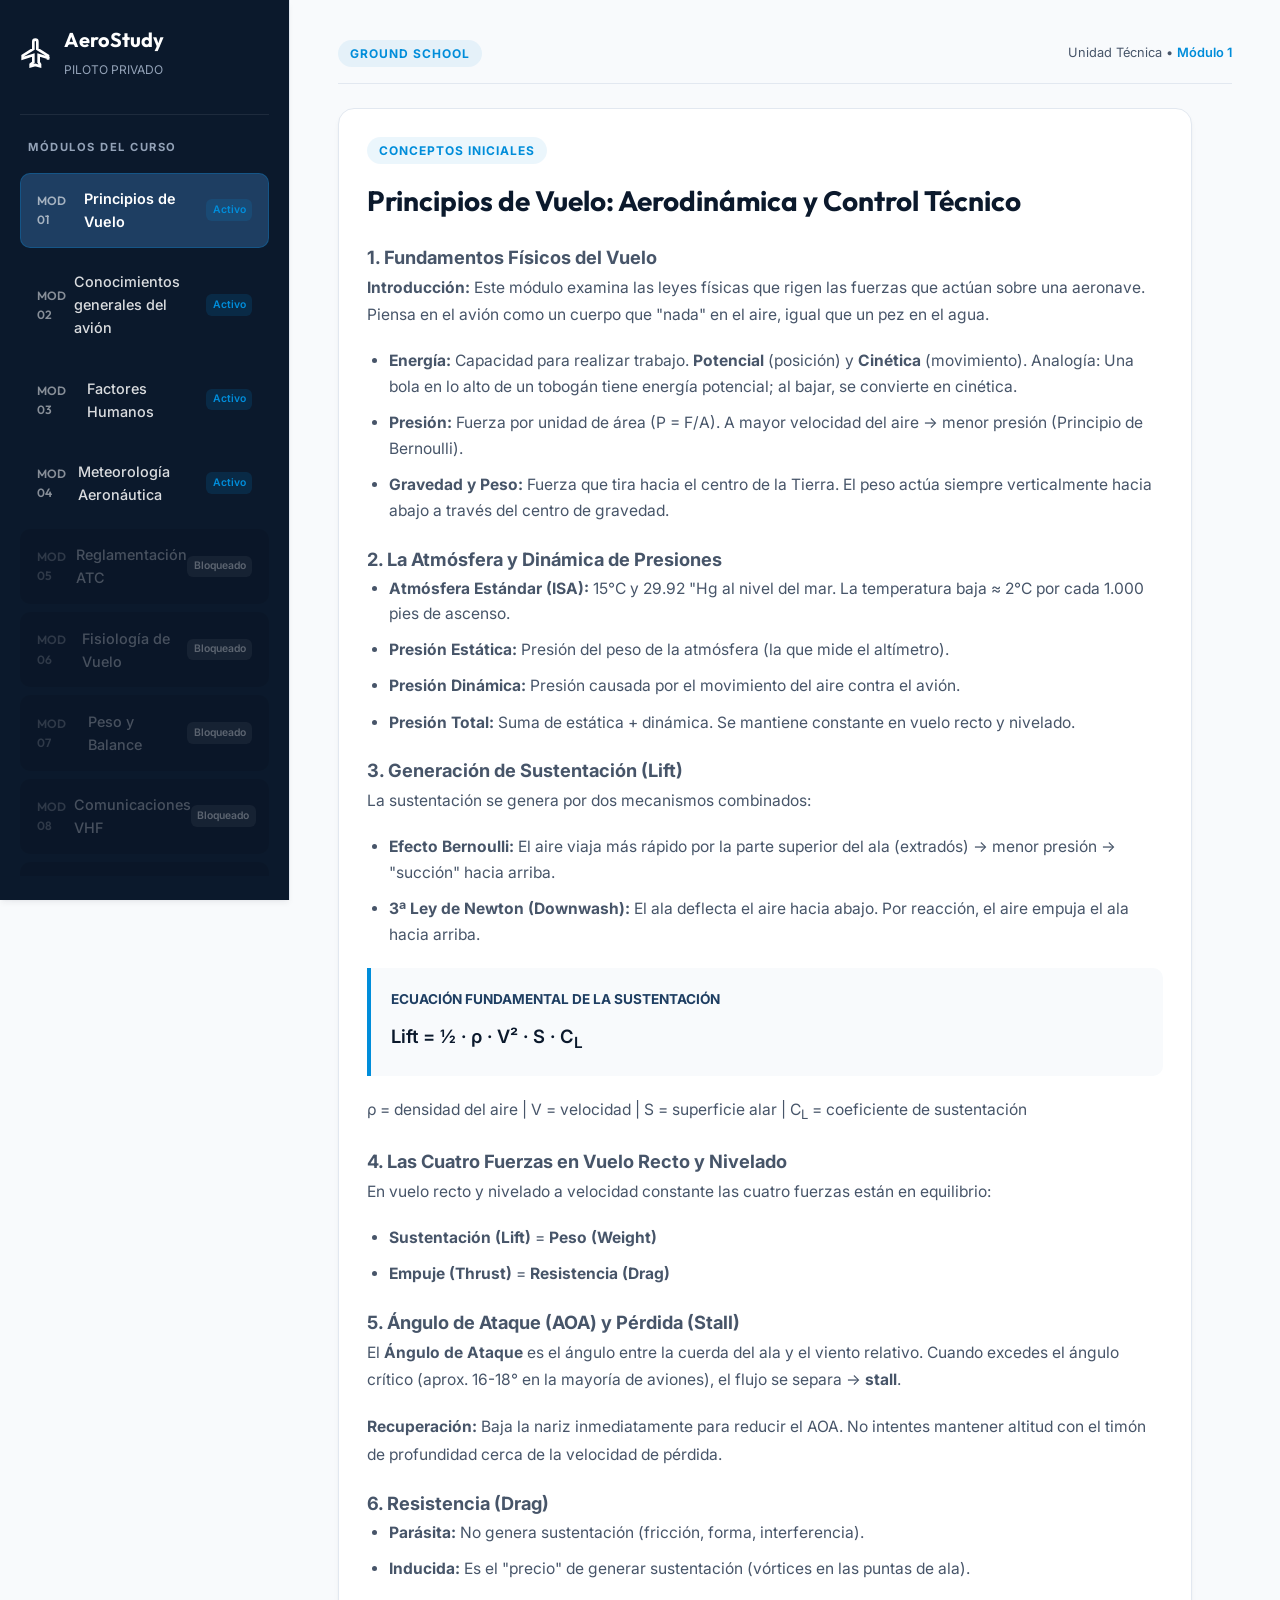
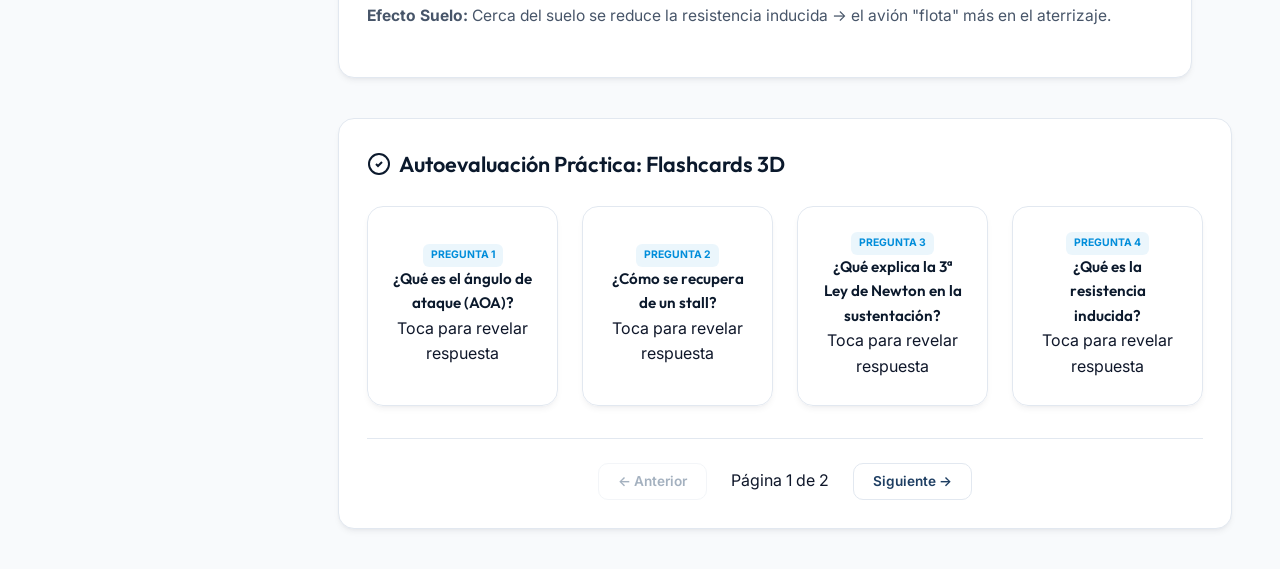
<file: pilotoPrivado.html>
<!DOCTYPE html>
<html lang="es">
<head>
    <meta charset="UTF-8">
    <meta name="viewport" content="width=device-width, initial-scale=1.0">
    <title>AeroStudy • Módulo 1 - Principios de Vuelo</title>
    <style>
        /* ==========================================================================
           SISTEMA DE DISEÑO & ESTILOS: ESTUDIO TÉCNICO DE AVIACIÓN (PILOTO PRIVADO)
           ========================================================================== */

        @import url('https://fonts.googleapis.com/css2?family=Inter:wght@300;400;500;600;700&family=Outfit:wght@400;500;600;700&display=swap');

        :root {
            --color-navy-dark: #0B192C;
            --color-navy-medium: #1E3E62;
            --color-aviation-blue: #008DDA;
            --color-gold-instrument: #E2B201;
            --color-gold-light: #FFFBEB;
            --color-success: #10B981;
            --color-success-light: #ECFDF5;
            --color-error: #EF4444;
            --color-error-light: #FEF2F2;
            --bg-primary: #FFFFFF;
            --bg-secondary: #F8FAFC;
            --bg-tertiary: #F1F5F9;
            --text-primary: #0F172A;
            --text-secondary: #475569;
            --text-muted: #94A3B8;
            --border-color: #E2E8F0;
            --sidebar-width: 290px;
            --header-height: 64px;
            --radius-lg: 16px;
            --radius-md: 10px;
            --radius-sm: 6px;
            --shadow-sm: 0 1px 2px 0 rgba(0, 0, 0, 0.05);
            --shadow-md: 0 4px 6px -1px rgba(15, 23, 42, 0.05), 0 2px 4px -2px rgba(15, 23, 42, 0.05);
            --shadow-lg: 0 10px 15px -3px rgba(15, 23, 42, 0.06), 0 4px 6px -4px rgba(15, 23, 42, 0.06);
            --transition-smooth: 0.3s cubic-bezier(0.4, 0, 0.2, 1);
            --transition-spring: 0.4s cubic-bezier(0.175, 0.885, 0.32, 1.275);
        }

        *, *::before, *::after { box-sizing: border-box; margin: 0; padding: 0; }
        html { scroll-behavior: smooth; }
        body {
            font-family: 'Inter', system-ui, sans-serif;
            background-color: var(--bg-secondary);
            color: var(--text-primary);
            line-height: 1.6;
            overflow-x: hidden;
        }
        button, input { font-family: inherit; }

        .app-container { display: flex; flex-direction: column; min-height: 100vh; }

        .app-header {
            display: flex; align-items: center; justify-content: space-between;
            height: var(--header-height); background-color: var(--color-navy-dark);
            color: #fff; padding: 0 1.25rem; position: fixed; top: 0; left: 0; right: 0; z-index: 100;
        }
        .brand-title { font-family: 'Outfit', sans-serif; font-size: 1.15rem; font-weight: 600; display: flex; align-items: center; gap: 0.5rem; }
        .brand-title span { color: var(--color-aviation-blue); }

        .menu-toggle { display: flex; flex-direction: column; justify-content: space-between; width: 28px; height: 20px; cursor: pointer; background: transparent; border: none; }
        .menu-toggle span { display: block; width: 100%; height: 2.5px; background: #fff; border-radius: 4px; transition: var(--transition-smooth); }
        .menu-toggle.open span:nth-child(1) { transform: translateY(8px) rotate(45deg); }
        .menu-toggle.open span:nth-child(2) { opacity: 0; }
        .menu-toggle.open span:nth-child(3) { transform: translateY(-9px) rotate(-45deg); }

        .sidebar {
            position: fixed; top: 0; left: -100%; width: var(--sidebar-width);
            height: 100vh; background: var(--color-navy-dark); color: #fff;
            display: flex; flex-direction: column; z-index: 200; transition: left 0.3s ease;
            padding: 1.5rem 1.25rem;
            box-shadow: 4px 0 20px rgba(0,0,0,0.3);
        }
        .sidebar.open { left: 0; }
        .sidebar-header { display: flex; align-items: center; gap: 0.75rem; padding-bottom: 2rem; border-bottom: 1px solid rgba(255,255,255,0.08); }
        .sidebar-brand-name { font-family: 'Outfit', sans-serif; font-size: 1.25rem; font-weight: 700; }
        .sidebar-brand-sub { font-size: 0.75rem; color: var(--text-muted); text-transform: uppercase; }

        .sidebar-nav { 
            flex-grow: 1; 
            overflow-y: auto; 
            margin-top: 1.5rem;
            scrollbar-width: none;           /* Firefox */
            -ms-overflow-style: none;        /* IE y Edge */
        }
        .sidebar-nav::-webkit-scrollbar {
            display: none;                   /* Chrome, Safari, Opera */
        }
        .sidebar-nav-title { font-size: 0.7rem; font-weight: 700; text-transform: uppercase; letter-spacing: 1.5px; color: var(--text-muted); margin-bottom: 1rem; padding-left: 0.5rem; }

        .modules-list { list-style: none; display: flex; flex-direction: column; gap: 0.5rem; }
        .module-item {
            display: flex; align-items: center; justify-content: space-between;
            padding: 0.85rem 1rem; border-radius: var(--radius-md); font-size: 0.9rem; font-weight: 500;
            transition: var(--transition-smooth); border: 1px solid transparent;
        }
        .module-item.active-module { cursor: pointer; color: rgba(255,255,255,0.85); }
        .module-item.active-module:hover { background: rgba(255,255,255,0.05); color: #fff; transform: translateX(3px); }
        .module-item.current-selection { background: var(--color-navy-medium); border-color: rgba(0,141,218,0.3); color: #fff; font-weight: 600; }
        .module-item.disabled-module { color: rgba(255,255,255,0.25); cursor: not-allowed; background: rgba(0,0,0,0.1); }

        .module-meta { display: flex; align-items: center; gap: 0.5rem; }
        .module-number { font-size: 0.75rem; opacity: 0.6; font-family: 'Outfit', sans-serif; font-weight: 600; }
        .module-status-badge { font-size: 0.65rem; padding: 0.15rem 0.4rem; border-radius: var(--radius-sm); font-weight: 600; }
        .status-active { background: rgba(0,141,218,0.15); color: var(--color-aviation-blue); }
        .status-disabled { background: rgba(255,255,255,0.05); color: rgba(255,255,255,0.3); }

        .sidebar-overlay {
            position: fixed; top: 0; left: 0; width: 100vw; height: 100vh;
            background: rgba(11,25,44,0.5); backdrop-filter: blur(4px); z-index: 80;
            opacity: 0; visibility: hidden; transition: var(--transition-smooth);
        }
        .sidebar-overlay.visible { opacity: 1; visibility: visible; }

        .main-content {
            flex-grow: 1; margin-top: var(--header-height); padding: 1.5rem 1rem;
            display: flex; flex-direction: column; gap: 1.5rem;
        }

        .study-grid { 
            display: grid; 
            grid-template-columns: 1fr; 
            gap: 1.5rem; 
            width: 100%; 
        }

        /* En móvil y tablet: contenido principal a todo el ancho */
        .instructor-column {
            width: 100%;
        }
        /* Doctrinal column removed as requested */

        .content-card {
            background: var(--bg-primary); border-radius: var(--radius-lg);
            border: 1px solid var(--border-color); padding: 1.75rem; box-shadow: var(--shadow-md);
        }

        .module-content-header { display: flex; align-items: center; gap: 0.75rem; margin-bottom: 1.25rem; }
        .category-tag {
            font-size: 0.75rem; font-weight: 700; text-transform: uppercase; letter-spacing: 1px;
            color: var(--color-aviation-blue); background: rgba(0,141,218,0.08);
            padding: 0.25rem 0.75rem; border-radius: 50px;
        }
        .doc-tag {
            font-size: 0.75rem; font-weight: 700; text-transform: uppercase; letter-spacing: 1px;
            color: var(--color-gold-instrument); background: rgba(226,178,1,0.08);
            padding: 0.25rem 0.75rem; border-radius: 50px;
        }

        .module-title { font-family: 'Outfit', sans-serif; font-size: 1.75rem; color: var(--color-navy-dark); font-weight: 700; line-height: 1.2; }

        .technical-text { color: var(--text-secondary); font-size: 0.975rem; line-height: 1.75; }
        .technical-text p { margin-bottom: 1.25rem; }
        .technical-text ul { padding-left: 1.4rem; margin-bottom: 1.25rem; }
        .technical-text li { margin-bottom: 0.65rem; line-height: 1.65; }

        .technical-formula {
            background: var(--bg-secondary); border-left: 4px solid var(--color-aviation-blue);
            padding: 1.25rem; border-radius: 0 var(--radius-md) var(--radius-md) 0; margin: 1.25rem 0;
        }
        .formula-title { font-size: 0.85rem; font-weight: 700; text-transform: uppercase; color: var(--color-navy-medium); margin-bottom: 0.5rem; }
        .formula-content { font-size: 1.15rem; font-weight: 600; color: var(--color-navy-dark); }

        /* Doctrinal styles removed */

        .aviation-warning { background: var(--color-gold-light); border: 1px solid rgba(226,178,1,0.25); border-radius: var(--radius-md); padding: 1.25rem; margin-top: 0.5rem; }
        .warning-header { display: flex; align-items: center; gap: 0.5rem; color: #9A6A01; font-weight: 700; font-size: 0.85rem; text-transform: uppercase; margin-bottom: 0.5rem; }
        .warning-text { font-size: 0.875rem; color: #78350F; }

        .assessment-section-title { font-family: 'Outfit', sans-serif; font-size: 1.35rem; color: var(--color-navy-dark); font-weight: 600; display: flex; align-items: center; gap: 0.5rem; }

        .doctrinal-notes { margin-top: 1.5rem; display: flex; flex-direction: column; gap: 1.1rem; }
        .doctrinal-note-item { background: #F8FAFC; border-left: 5px solid var(--color-aviation-blue); padding: 1rem 1.25rem; border-radius: var(--radius-md); }
        .doctrinal-note-item strong { display: block; color: var(--color-navy-medium); margin-bottom: 0.6rem; }

        /* Flashcards */
        .flashcard-grid { display: grid; grid-template-columns: 1fr; gap: 1.5rem; margin-top: 1.5rem; }
        .flashcard-container { background: transparent; width: 100%; height: 200px; perspective: 1200px; cursor: pointer; }
        .flashcard-inner { position: relative; width: 100%; height: 100%; text-align: center; transition: transform 0.6s cubic-bezier(0.4,0,0.2,1); transform-style: preserve-3d; border-radius: var(--radius-lg); box-shadow: var(--shadow-md); }
        .flashcard-container.flipped .flashcard-inner { transform: rotateY(180deg); }
        .flashcard-front, .flashcard-back { position: absolute; width: 100%; height: 100%; backface-visibility: hidden; border-radius: var(--radius-lg); display: flex; flex-direction: column; justify-content: center; align-items: center; padding: 1.5rem; border: 1px solid var(--border-color); }
        .flashcard-front { background: var(--bg-primary); color: var(--text-primary); }
        .flashcard-back { background: var(--color-navy-dark); color: #fff; transform: rotateY(180deg); }
        .flashcard-badge { font-size: 0.65rem; font-weight: 700; text-transform: uppercase; color: var(--color-aviation-blue); background: rgba(0,141,218,0.08); padding: 0.2rem 0.5rem; border-radius: var(--radius-sm); }
        .flashcard-question { font-family: 'Outfit', sans-serif; font-size: 0.95rem; font-weight: 600; color: var(--color-navy-dark); }
        .flashcard-answer-title { font-family: 'Outfit', sans-serif; font-size: 0.7rem; font-weight: 700; text-transform: uppercase; color: var(--color-gold-instrument); margin-bottom: 0.5rem; }
        .flashcard-answer { font-size: 0.85rem; line-height: 1.5; color: rgba(255,255,255,0.9); }

        .pagination-controls { display: flex; justify-content: center; align-items: center; gap: 1.5rem; margin-top: 2rem; border-top: 1px solid var(--border-color); padding-top: 1.5rem; }
        .pagination-button { background: var(--bg-primary); border: 1px solid var(--border-color); color: var(--color-navy-medium); padding: 0.6rem 1.2rem; border-radius: var(--radius-md); font-weight: 600; font-size: 0.85rem; cursor: pointer; display: flex; align-items: center; gap: 0.4rem; }
        .pagination-button:disabled { opacity: 0.4; cursor: not-allowed; }

        /* Concept Map */
        .concept-map-container { background: var(--bg-secondary); border: 1px solid var(--border-color); border-radius: var(--radius-lg); padding: 1.5rem; margin: 1.5rem 0; }
        .concept-map-title { font-family: 'Outfit', sans-serif; font-size: 0.9rem; font-weight: 700; text-transform: uppercase; color: var(--color-navy-medium); margin-bottom: 1.25rem; display: flex; align-items: center; gap: 0.5rem; }
        .concept-map { display: flex; flex-direction: column; gap: 1.25rem; }
        .map-node { background: var(--bg-primary); border: 1px solid var(--border-color); border-left: 4px solid var(--color-aviation-blue); border-radius: var(--radius-md); padding: 1rem; }
        .node-header { font-family: 'Outfit', sans-serif; font-size: 0.85rem; font-weight: 700; color: var(--color-navy-dark); margin-bottom: 0.25rem; text-transform: uppercase; }
        .node-body { font-size: 0.8rem; color: var(--text-secondary); }

        @media (min-width: 768px) {
            .main-content { padding: 2rem; }
            .flashcard-grid { grid-template-columns: repeat(2, 1fr); }
        }
        @media (min-width: 1024px) {
            .app-header { display: none; }
            .sidebar { 
                left: 0; 
                box-shadow: var(--shadow-md); 
                border-right: 1px solid var(--border-color);
                z-index: 90;
            }
            .sidebar-overlay { display: none; }
            .main-content { margin-top: 0; margin-left: var(--sidebar-width); padding: 2.5rem 3rem; }
            .study-grid { grid-template-columns: 1fr; gap: 2.5rem; }
            .assessment-section { grid-column: span 1; }
            .flashcard-grid { grid-template-columns: repeat(4, 1fr); }
        }

        /* Responsive simplificado (sin columna doctrinal) */
    </style>
</head>
<body>
    <div class="app-container">
        <!-- Header Móvil -->
        <header class="app-header">
            <div class="brand-title">
                <svg xmlns="http://www.w3.org/2000/svg" width="24" height="24" viewBox="0 0 24 24" fill="none" stroke="currentColor" stroke-width="2.5" stroke-linecap="round" stroke-linejoin="round"><path d="M21 16V8a2 2 0 0 0-1-1.73l-7-4a2 2 0 0 0-2 0l-7 4A2 2 0 0 0 3 8v8a2 2 0 0 0 1 1.73l7 4a2 2 0 0 0 2 0l7-4A2 2 0 0 0 21 16z"></path><polyline points="3.27 6.96 12 12.01 20.73 6.96"></polyline><line x1="12" y1="22.08" x2="12" y2="12"></line></svg>
                <span>Aero</span>Study
            </div>
            <button class="menu-toggle" id="menu-toggle" aria-label="Abrir menú">
                <span></span><span></span><span></span>
            </button>
        </header>

        <div class="sidebar-overlay" id="sidebar-overlay"></div>

        <!-- Sidebar -->
        <aside class="sidebar" id="sidebar">
            <div class="sidebar-header">
                <svg xmlns="http://www.w3.org/2000/svg" width="32" height="32" viewBox="0 0 24 24" fill="none" stroke="currentColor" stroke-width="2"><path d="M21 16v-2l-8-5V3.5c0-.83-.67-1.5-1.5-1.5S10 2.67 10 3.5V9l-8 5v2l8-2.5V19l-2 1.5V22l3.5-1 3.5 1v-1.5L14 19v-5.5l8 2.5z"/></svg>
                <div>
                    <h1 class="sidebar-brand-name">AeroStudy</h1>
                    <span class="sidebar-brand-sub">Piloto Privado</span>
                </div>
            </div>
            <nav class="sidebar-nav">
                <h2 class="sidebar-nav-title">Módulos del Curso</h2>
                <ul class="modules-list" id="modules-list">
                    <li class="module-item active-module current-selection" data-module="1">
                        <span class="module-meta"><span class="module-number">MOD 01</span> <span>Principios de Vuelo</span></span>
                        <span class="module-status-badge status-active">Activo</span>
                    </li>
                    <li class="module-item active-module" data-module="2">
                        <span class="module-meta"><span class="module-number">MOD 02</span> <span>Conocimientos generales del avión</span></span>
                        <span class="module-status-badge status-active">Activo</span>
                    </li>
                    <li class="module-item active-module" data-module="3">
                        <span class="module-meta"><span class="module-number">MOD 03</span> <span>Factores Humanos</span></span>
                        <span class="module-status-badge status-active">Activo</span>
                    </li>
                    <li class="module-item active-module" data-module="4">
                        <span class="module-meta"><span class="module-number">MOD 04</span> <span>Meteorología Aeronáutica</span></span>
                        <span class="module-status-badge status-active">Activo</span>
                    </li>
                    <li class="module-item disabled-module" data-module="5"><span class="module-meta"><span class="module-number">MOD 05</span> <span>Reglamentación ATC</span></span><span class="module-status-badge status-disabled">Bloqueado</span></li>
                    <li class="module-item disabled-module" data-module="6"><span class="module-meta"><span class="module-number">MOD 06</span> <span>Fisiología de Vuelo</span></span><span class="module-status-badge status-disabled">Bloqueado</span></li>
                    <li class="module-item disabled-module" data-module="7"><span class="module-meta"><span class="module-number">MOD 07</span> <span>Peso y Balance</span></span><span class="module-status-badge status-disabled">Bloqueado</span></li>
                    <li class="module-item disabled-module" data-module="8"><span class="module-meta"><span class="module-number">MOD 08</span> <span>Comunicaciones VHF</span></span><span class="module-status-badge status-disabled">Bloqueado</span></li>
                    <li class="module-item disabled-module" data-module="9"><span class="module-meta"><span class="module-number">MOD 09</span> <span>Procedimientos de Emergencia</span></span><span class="module-status-badge status-disabled">Bloqueado</span></li>
                </ul>
            </nav>
        </aside>

        <!-- Contenido Principal -->
        <main class="main-content">
            <div style="display:flex; justify-content:space-between; align-items:center; border-bottom:1px solid var(--border-color); padding-bottom:1rem;">
                <div class="category-tag">GROUND SCHOOL</div>
                <div style="font-size:0.8rem; color:var(--text-secondary);">
                    Unidad Técnica • <span id="current-mod-indicator" style="color:var(--color-aviation-blue); font-weight:600;">Módulo 1</span>
                </div>
            </div>

            <div class="study-grid">
                <!-- Columna Instructor -->
                <article class="instructor-column">
                    <div class="content-card">
                        <div class="module-content-header">
                            <span class="category-tag" id="instructor-subtitle">INSTRUCCIÓN TÉCNICA</span>
                        </div>
                        <h2 class="module-title" id="instructor-module-title">Principios de Vuelo: Aerodinámica y Control Técnico</h2>
                        
                        <div class="technical-text" id="instructor-text-body" style="margin-top:1.5rem;">
                            <!-- JS inyecta aquí -->
                        </div>
                    </div>
                </article>

                <!-- Sección Flashcards -->
                <section class="assessment-section" style="grid-column: span 2;">
                    <div class="content-card">
                        <div class="assessment-header">
                            <h3 class="assessment-section-title">
                                <svg xmlns="http://www.w3.org/2000/svg" width="24" height="24" viewBox="0 0 24 24" fill="none" stroke="currentColor" stroke-width="2"><path d="M12 22c5.523 0 10-4.477 10-10S17.523 2 12 2 2 6.477 2 12s4.477 10 10 10z"/><path d="M9 12l2 2 4-4"/></svg>
                                Autoevaluación Práctica: Flashcards 3D
                            </h3>
                        </div>
                        <div id="quiz-container">
                            <!-- Flashcards generadas por JS -->
                        </div>
                    </div>
                </section>
            </div>
        </main>
    </div>

    <script>
        // ==========================================================================
        // LÓGICA AEROSTUDY - MÓDULO 1 COMPLETO + PLACEHOLDERS
        // ==========================================================================

        const moduleDatabase = {
            1: {
                title: "Principios de Vuelo: Aerodinámica y Control Técnico",
                subtitle: "CONCEPTOS INICIALES",
                indicator: "Módulo 1: Principios de Vuelo",
                instructorText: `
                    <h3>1. Fundamentos Físicos del Vuelo</h3>
                    <p><strong>Introducción:</strong> Este módulo examina las leyes físicas que rigen las fuerzas que actúan sobre una aeronave. Piensa en el avión como un cuerpo que "nada" en el aire, igual que un pez en el agua.</p>
                    <ul>
                        <li><strong>Energía:</strong> Capacidad para realizar trabajo. <strong>Potencial</strong> (posición) y <strong>Cinética</strong> (movimiento). Analogía: Una bola en lo alto de un tobogán tiene energía potencial; al bajar, se convierte en cinética.</li>
                        <li><strong>Presión:</strong> Fuerza por unidad de área (P = F/A). A mayor velocidad del aire → menor presión (Principio de Bernoulli).</li>
                        <li><strong>Gravedad y Peso:</strong> Fuerza que tira hacia el centro de la Tierra. El peso actúa siempre verticalmente hacia abajo a través del centro de gravedad.</li>
                    </ul>

                    <h3>2. La Atmósfera y Dinámica de Presiones</h3>
                    <ul>
                        <li><strong>Atmósfera Estándar (ISA):</strong> 15°C y 29.92 "Hg al nivel del mar. La temperatura baja ≈ 2°C por cada 1.000 pies de ascenso.</li>
                        <li><strong>Presión Estática:</strong> Presión del peso de la atmósfera (la que mide el altímetro).</li>
                        <li><strong>Presión Dinámica:</strong> Presión causada por el movimiento del aire contra el avión.</li>
                        <li><strong>Presión Total:</strong> Suma de estática + dinámica. Se mantiene constante en vuelo recto y nivelado.</li>
                    </ul>

                    <h3>3. Generación de Sustentación (Lift)</h3>
                    <p>La sustentación se genera por dos mecanismos combinados:</p>
                    <ul>
                        <li><strong>Efecto Bernoulli:</strong> El aire viaja más rápido por la parte superior del ala (extradós) → menor presión → "succión" hacia arriba.</li>
                        <li><strong>3ª Ley de Newton (Downwash):</strong> El ala deflecta el aire hacia abajo. Por reacción, el aire empuja el ala hacia arriba.</li>
                    </ul>
                    <div class="technical-formula">
                        <div class="formula-title">Ecuación Fundamental de la Sustentación</div>
                        <div class="formula-content">Lift = ½ · ρ · V² · S · C<sub>L</sub></div>
                    </div>
                    <p>ρ = densidad del aire | V = velocidad | S = superficie alar | C<sub>L</sub> = coeficiente de sustentación</p>

                    <h3>4. Las Cuatro Fuerzas en Vuelo Recto y Nivelado</h3>
                    <p>En vuelo recto y nivelado a velocidad constante las cuatro fuerzas están en equilibrio:</p>
                    <ul>
                        <li><strong>Sustentación (Lift)</strong> = <strong>Peso (Weight)</strong></li>
                        <li><strong>Empuje (Thrust)</strong> = <strong>Resistencia (Drag)</strong></li>
                    </ul>

                    <h3>5. Ángulo de Ataque (AOA) y Pérdida (Stall)</h3>
                    <p>El <strong>Ángulo de Ataque</strong> es el ángulo entre la cuerda del ala y el viento relativo. Cuando excedes el ángulo crítico (aprox. 16-18° en la mayoría de aviones), el flujo se separa → <strong>stall</strong>.</p>
                    <p><strong>Recuperación:</strong> Baja la nariz inmediatamente para reducir el AOA. No intentes mantener altitud con el timón de profundidad cerca de la velocidad de pérdida.</p>

                    <h3>6. Resistencia (Drag)</h3>
                    <ul>
                        <li><strong>Parásita:</strong> No genera sustentación (fricción, forma, interferencia).</li>
                        <li><strong>Inducida:</strong> Es el "precio" de generar sustentación (vórtices en las puntas de ala).</li>
                    </ul>
                    <p><strong>Efecto Suelo:</strong> Cerca del suelo se reduce la resistencia inducida → el avión "flota" más en el aterrizaje.</p>
                `,
                doctrinalManual: "FAA-H-8083-25B – Pilot's Handbook of Aeronautical Knowledge",
                doctrinalText: "La sustentación es el resultado combinado del Principio de Bernoulli y la Tercera Ley de Newton. El aire fluye más rápido sobre la superficie superior del ala creando menor presión, mientras el ala deflexiona el aire hacia abajo produciendo una reacción hacia arriba.",
                doctrinalNotes: [
                    {
                        title: "Las Cuatro Fuerzas en Equilibrio",
                        text: "En vuelo recto y nivelado a velocidad constante, Sustentación = Peso y Empuje = Resistencia. (PHAK Capítulo 4)"
                    },
                    {
                        title: "Importancia del Ángulo de Ataque",
                        text: "El factor más crítico en la generación de sustentación. La velocidad de pérdida depende del AOA crítico, no de la velocidad del aire. (PHAK Capítulo 5)"
                    },
                    {
                        title: "Efecto Suelo",
                        text: "Cerca de la superficie se reduce la resistencia inducida. Esto explica por qué el avión parece flotar durante el flare del aterrizaje."
                    }
                ],
                warningText: "Nunca intentes mantener la altitud o el rumbo aumentando el ángulo de ataque cerca de la velocidad de pérdida. Un stall inadvertido a baja altura es una de las principales causas de accidentes fatales.",
                conceptMap: {
                    title: "Generación de Sustentación",
                    nodes: [
                        { header: "1. Flujo de Aire", body: "El aire impacta el borde de ataque y se divide. Viaja más rápido por el extradós." },
                        { header: "2. Diferencial de Presión", body: "Mayor velocidad = menor presión (Bernoulli). Se genera 'succión' hacia arriba." },
                        { header: "3. Downwash + Reacción", body: "El ala deflecta aire hacia abajo. Por 3ª Ley de Newton, el aire empuja el ala hacia arriba." }
                    ]
                },
                flashcards: [
                    { q: "¿Qué es el ángulo de ataque (AOA)?", a: "El ángulo formado entre la línea de cuerda del perfil aerodinámico y la dirección del viento relativo." },
                    { q: "¿Cómo se recupera de un stall?", a: "Bajando la nariz inmediatamente para reducir el ángulo de ataque por debajo del crítico." },
                    { q: "¿Qué explica la 3ª Ley de Newton en la sustentación?", a: "El ala deflecta el aire hacia abajo (downwash). Por reacción, el aire empuja el ala hacia arriba." },
                    { q: "¿Qué es la resistencia inducida?", a: "La resistencia que aparece como consecuencia de generar sustentación (principalmente vórtices de punta de ala)." },
                    { q: "¿Qué ocurre con la presión dinámica al acelerar en vuelo recto y nivelado?", a: "Aumenta la presión dinámica y disminuye la presión estática en igual proporción (presión total se mantiene constante)." },
                    { q: "¿Por qué el efecto suelo reduce la resistencia inducida?", a: "La cercanía al suelo interrumpe la formación normal de los vórtices de punta de ala." },
                    { q: "¿Qué es el L/D Max?", a: "El punto de máxima eficiencia aerodinámica donde la relación sustentación/resistencia es mayor (mejor velocidad de planeo)." },
                    { q: "¿Qué causa las tendencias de giro a la izquierda en la mayoría de aviones?", a: "Torque, efecto tirabuzón (P-factor), precesión giroscópica y factor P." }
                ]
            },
            2: {
                title: "Conocimientos generales del avión",
                subtitle: "SISTEMAS Y COMPONENTES",
                indicator: "Módulo 2",
                instructorText: `<p><strong>Añadir texto</strong><br>Contenido del Módulo 2 en desarrollo. Estructura del avión, controles primarios/secundarios, sistemas (motor, eléctrico, hidráulico, etc.).</p>`,
                doctrinalManual: "FAA-H-8083-25B (PHAK)",
                doctrinalText: "Añadir texto",
                doctrinalNotes: [],
                warningText: "Añadir texto",
                flashcards: [
                    { q: "Añadir pregunta", a: "Añadir respuesta" }
                ]
            },
            3: {
                title: "Factores Humanos",
                subtitle: "AVIACIÓN Y SER HUMANO",
                indicator: "Módulo 3",
                instructorText: `<p><strong>Añadir texto</strong><br>Contenido del Módulo 3 en desarrollo. Factores humanos, CRM, toma de decisiones, fatiga, ilusión sensorial, etc.</p>`,
                doctrinalManual: "FAA-H-8083-25B / AIM",
                doctrinalText: "Añadir texto",
                doctrinalNotes: [],
                warningText: "Añadir texto",
                flashcards: [
                    { q: "Añadir pregunta", a: "Añadir respuesta" }
                ]
            },
            4: {
                title: "Meteorología Aeronáutica",
                subtitle: "TIEMPO Y VUELO SEGURO",
                indicator: "Módulo 4",
                instructorText: `<p><strong>Añadir texto</strong><br>Contenido del Módulo 4 en desarrollo. Atmósfera, nubes, frentes, METAR, TAF, turbulencia, windshear, etc.</p>`,
                doctrinalManual: "FAA-H-8083-25B + Aviation Weather",
                doctrinalText: "Añadir texto",
                doctrinalNotes: [],
                warningText: "Añadir texto",
                flashcards: [
                    { q: "Añadir pregunta", a: "Añadir respuesta" }
                ]
            }
        };

        let currentModule = 1;
        let currentPage = 1;
        const cardsPerPage = 4;

        // Elementos DOM
        const menuToggle = document.getElementById('menu-toggle');
        const sidebar = document.getElementById('sidebar');
        const sidebarOverlay = document.getElementById('sidebar-overlay');
        const modulesList = document.getElementById('modules-list');
        const currentModIndicator = document.getElementById('current-mod-indicator');
        const instructorSubtitle = document.getElementById('instructor-subtitle');
        const instructorTitle = document.getElementById('instructor-module-title');
        const instructorTextBody = document.getElementById('instructor-text-body');
        const quizContainer = document.getElementById('quiz-container');

        function toggleSidebar() {
            const isOpen = sidebar.classList.contains('open');
            if (isOpen) {
                sidebar.classList.remove('open');
                menuToggle.classList.remove('open');
                sidebarOverlay.classList.remove('visible');
            } else {
                sidebar.classList.add('open');
                menuToggle.classList.add('open');
                sidebarOverlay.classList.add('visible');
            }
        }

        if (menuToggle && sidebarOverlay) {
            menuToggle.addEventListener('click', toggleSidebar);
            sidebarOverlay.addEventListener('click', toggleSidebar);
        }

        function renderFlashcardsGrid() {
            if (!quizContainer) return;
            const data = moduleDatabase[currentModule];
            if (!data || !data.flashcards || data.flashcards.length === 0) {
                quizContainer.innerHTML = `<p style="padding:1rem; color:#64748b;">No hay flashcards disponibles para este módulo aún. <strong>Añadir texto</strong>.</p>`;
                return;
            }

            const startIndex = (currentPage - 1) * cardsPerPage;
            const endIndex = Math.min(startIndex + cardsPerPage, data.flashcards.length);
            const paginatedCards = data.flashcards.slice(startIndex, endIndex);

            let cardsHtml = `<div class="flashcard-grid">`;
            paginatedCards.forEach((card, idx) => {
                const globalIndex = startIndex + idx + 1;
                cardsHtml += `
                    <div class="flashcard-container" onclick="toggleCardFlip(this)">
                        <div class="flashcard-inner">
                            <div class="flashcard-front">
                                <span class="flashcard-badge">PREGUNTA ${globalIndex}</span>
                                <h4 class="flashcard-question">${card.q}</h4>
                                <div class="flashcard-hint">Toca para revelar respuesta</div>
                            </div>
                            <div class="flashcard-back">
                                <span class="flashcard-answer-title">RESPUESTA TÉCNICA</span>
                                <p class="flashcard-answer">${card.a}</p>
                            </div>
                        </div>
                    </div>`;
            });
            cardsHtml += `</div>`;

            const totalPages = Math.ceil(data.flashcards.length / cardsPerPage);
            const paginationHtml = `
                <div class="pagination-controls">
                    <button class="pagination-button" ${currentPage === 1 ? 'disabled' : ''} onclick="changePage(-1)">← Anterior</button>
                    <span class="pagination-info">Página ${currentPage} de ${totalPages}</span>
                    <button class="pagination-button" ${currentPage === totalPages ? 'disabled' : ''} onclick="changePage(1)">Siguiente →</button>
                </div>`;

            quizContainer.innerHTML = cardsHtml + paginationHtml;
        }

        window.toggleCardFlip = function(cardContainer) {
            cardContainer.classList.toggle('flipped');
        };

        window.changePage = function(direction) {
            const data = moduleDatabase[currentModule];
            if (!data || !data.flashcards) return;
            const totalPages = Math.ceil(data.flashcards.length / cardsPerPage);
            const target = currentPage + direction;
            if (target >= 1 && target <= totalPages) {
                currentPage = target;
                renderFlashcardsGrid();
            }
        };

        function loadModuleContent(moduleId) {
            const data = moduleDatabase[moduleId];
            if (!data) return;

            currentModule = parseInt(moduleId);
            currentPage = 1;

            currentModIndicator.innerText = `Módulo ${moduleId}`;
            instructorSubtitle.innerText = data.subtitle;
            instructorTitle.innerText = data.title;
            instructorTextBody.innerHTML = data.instructorText || `<p><strong>Añadir texto</strong></p>`;

            renderFlashcardsGrid();

            // Resaltar módulo activo en sidebar
            document.querySelectorAll('.module-item').forEach(item => {
                item.classList.remove('current-selection');
                if (item.dataset.module == moduleId) item.classList.add('current-selection');
            });
        }

        if (modulesList) {
            modulesList.addEventListener('click', (e) => {
                const item = e.target.closest('.module-item');
                if (!item || item.classList.contains('disabled-module')) return;

                const moduleId = item.dataset.module;
                loadModuleContent(moduleId);

                if (window.innerWidth < 1024) toggleSidebar();
            });
        }

        // Inicialización
        window.addEventListener('DOMContentLoaded', () => {
            loadModuleContent(1);
        });
    </script>
</body>
</html>
</file>
